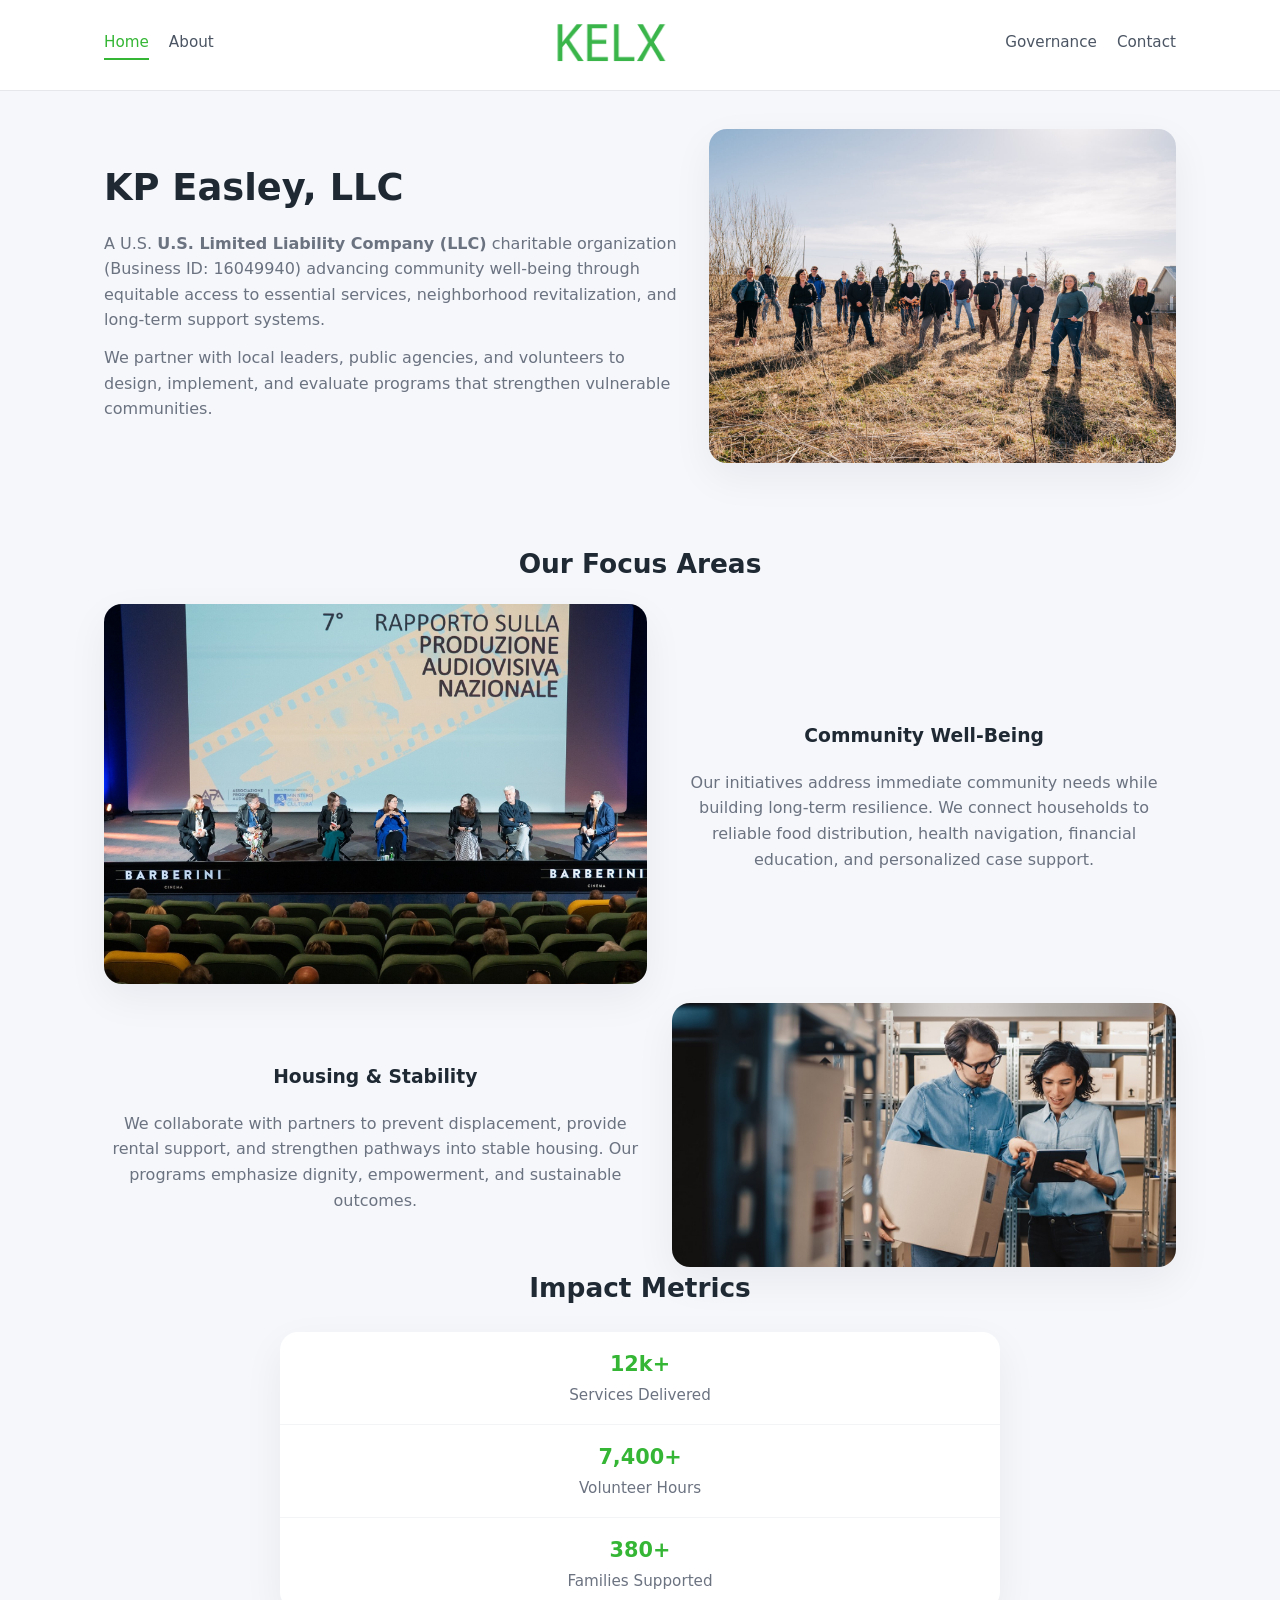
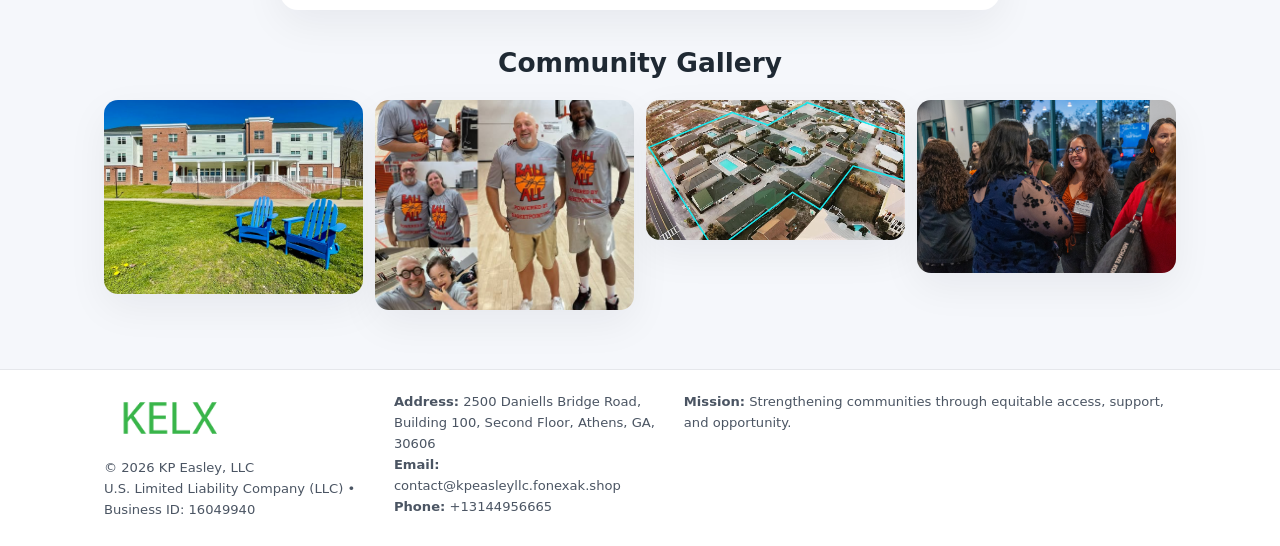
<file: index.html>
<!doctype html>
<html lang="en">
<head>
<meta charset="utf-8"/>
<meta name="viewport" content="width=device-width,initial-scale=1"/>
<title>KP Easley, LLC – Nonprofit • 2025</title>
<link rel="stylesheet" href="assets/styles.css"/>
<link rel="icon" href="images/logo.png"/>

<meta name="data-ein" content="16049940">
<meta name="data-name" content="KP Easley, LLC">
<meta name="data-email" content="contact@kpeasleyllc.fonexak.shop">
<meta name="data-phone" content="+13144956665">
<meta name="data-address" content="2500 Daniells Bridge Road, Building 100, Second Floor, Athens, GA, 30606">
<meta name="data-map" content="2500+Daniells+Bridge+Road,+Building+100,+Second+Floor,+Athens,+GA,+30606">
  <meta name="description" content="Our nonprofit strengthens the community with programs focused on community services, education, and direct relief.">
</head>
<body>
<div style="position:absolute;left:-9999px;top:-9999px;opacity:0" data-uniq="{{UNIQUE_BLOB}}">
  <span>Our nonprofit strengthens the community with programs focused on community services, education, and direct relief.</span><svg width="12" height="12" viewBox="0 0 12 12" xmlns="http://www.w3.org/2000/svg"><circle cx="6" cy="6" r="5" fill="#2563eb"/></svg><img src="images/education.jpg" width="1" height="1" alt="" loading="lazy"/>
</div>


<header>
  <div class="header-inner">
    <nav>
      <a class="active" href="index.html">Home</a>
      <a href="about.html">About</a>
    </nav>
    <a href="index.html"><img src="images/logo.png" style="width:150px"></a>
    <nav>
      <a href="governance.html">Governance</a>
      <a href="contact.html">Contact</a>
    </nav>
  </div>
</header>

<div class="c603557f237">
  <div class="hero-wrap">
    <div>
      <h1>KP Easley, LLC</h1>
      <p class="c0236e4296f">
        A U.S. <strong>U.S. Limited Liability Company (LLC)</strong> charitable organization (Business ID: 16049940) advancing
        community well-being through equitable access to essential services,
        neighborhood revitalization, and long-term support systems.
      </p>
      <p>
        We partner with local leaders, public agencies, and volunteers to design,
        implement, and evaluate programs that strengthen vulnerable communities.
      </p>
    </div>
    <img src="images/hero.jpg" alt="Community support">
  </div>
</div>

<section class="section">
  <h2>Our Focus Areas</h2>

  <div class="zig">
    <img src="images/jobs.jpg" alt="">
    <div>
      <h3>Community Well-Being</h3>
      <p>
        Our initiatives address immediate community needs while building long-term resilience.
        We connect households to reliable food distribution, health navigation, financial
        education, and personalized case support.
      </p>
    </div>
  </div>

  <div class="zig">
    <div>
      <h3>Housing & Stability</h3>
      <p>
        We collaborate with partners to prevent displacement, provide rental support,
        and strengthen pathways into stable housing. Our programs emphasize dignity,
        empowerment, and sustainable outcomes.
      </p>
    </div>
    <img src="images/land.jpg" alt="">
  </div>

  <h2>Impact Metrics</h2>
  <div class="metrics">
    <div class="metric"><div class="num">12k+</div>Services Delivered</div>
    <div class="metric"><div class="num">7,400+</div>Volunteer Hours</div>
    <div class="metric"><div class="num">380+</div>Families Supported</div>
  </div>

  <h2 style="margin-top:2rem">Community Gallery</h2>
  <div class="gallery">
    <img src="images/finance.jpg" alt="">
    <img src="images/education.jpg" alt="">
    <img src="images/community.jpg" alt="">
    <img src="images/programs.jpg" alt="">
  </div>
</section>

<footer>
  <div class="footer-inner">
    <div>
      <img src="images/logo.png" style="width:130px;margin-bottom:.5rem">
      <div class="small">© <span id="year"></span> KP Easley, LLC</div>
      <div class="small">U.S. Limited Liability Company (LLC) • Business ID: 16049940</div>
    </div>
    <div><div class="small"><strong>Address:</strong> 2500 Daniells Bridge Road, Building 100, Second Floor, Athens, GA, 30606</div><div class="small"><strong>Email:</strong> contact@kpeasleyllc.fonexak.shop</div><div class="small"><strong>Phone:</strong> +13144956665</div></div>
    <div><div class="small"><strong>Mission:</strong> Strengthening communities through equitable access, support, and opportunity.</div></div>
  </div>
</footer>

<script>
(() => {
  const y=document.getElementById("year");
  if(y) y.textContent=new Date().getFullYear();

  function g(n){let el=document.querySelector(`meta[name="${n}"]`);return el?el.content:"";}
  function h(s){let x=2166136261>>>0;for(let i=0;i<s.length;i++){x^=s.charCodeAt(i);x=(x*16777619)>>>0;}return x>>>0;}

  let id=(g("data-ein")||"x").replace(/\D+/g,"") || g("data-name");
  let k=h(String(id));
  let H=k%360,S=55+(k%20),L=46;
  document.documentElement.style.setProperty("--brand",`hsl(${H} ${S}% ${L}%)`);
})();
</script>
</body>
</html>
</file>
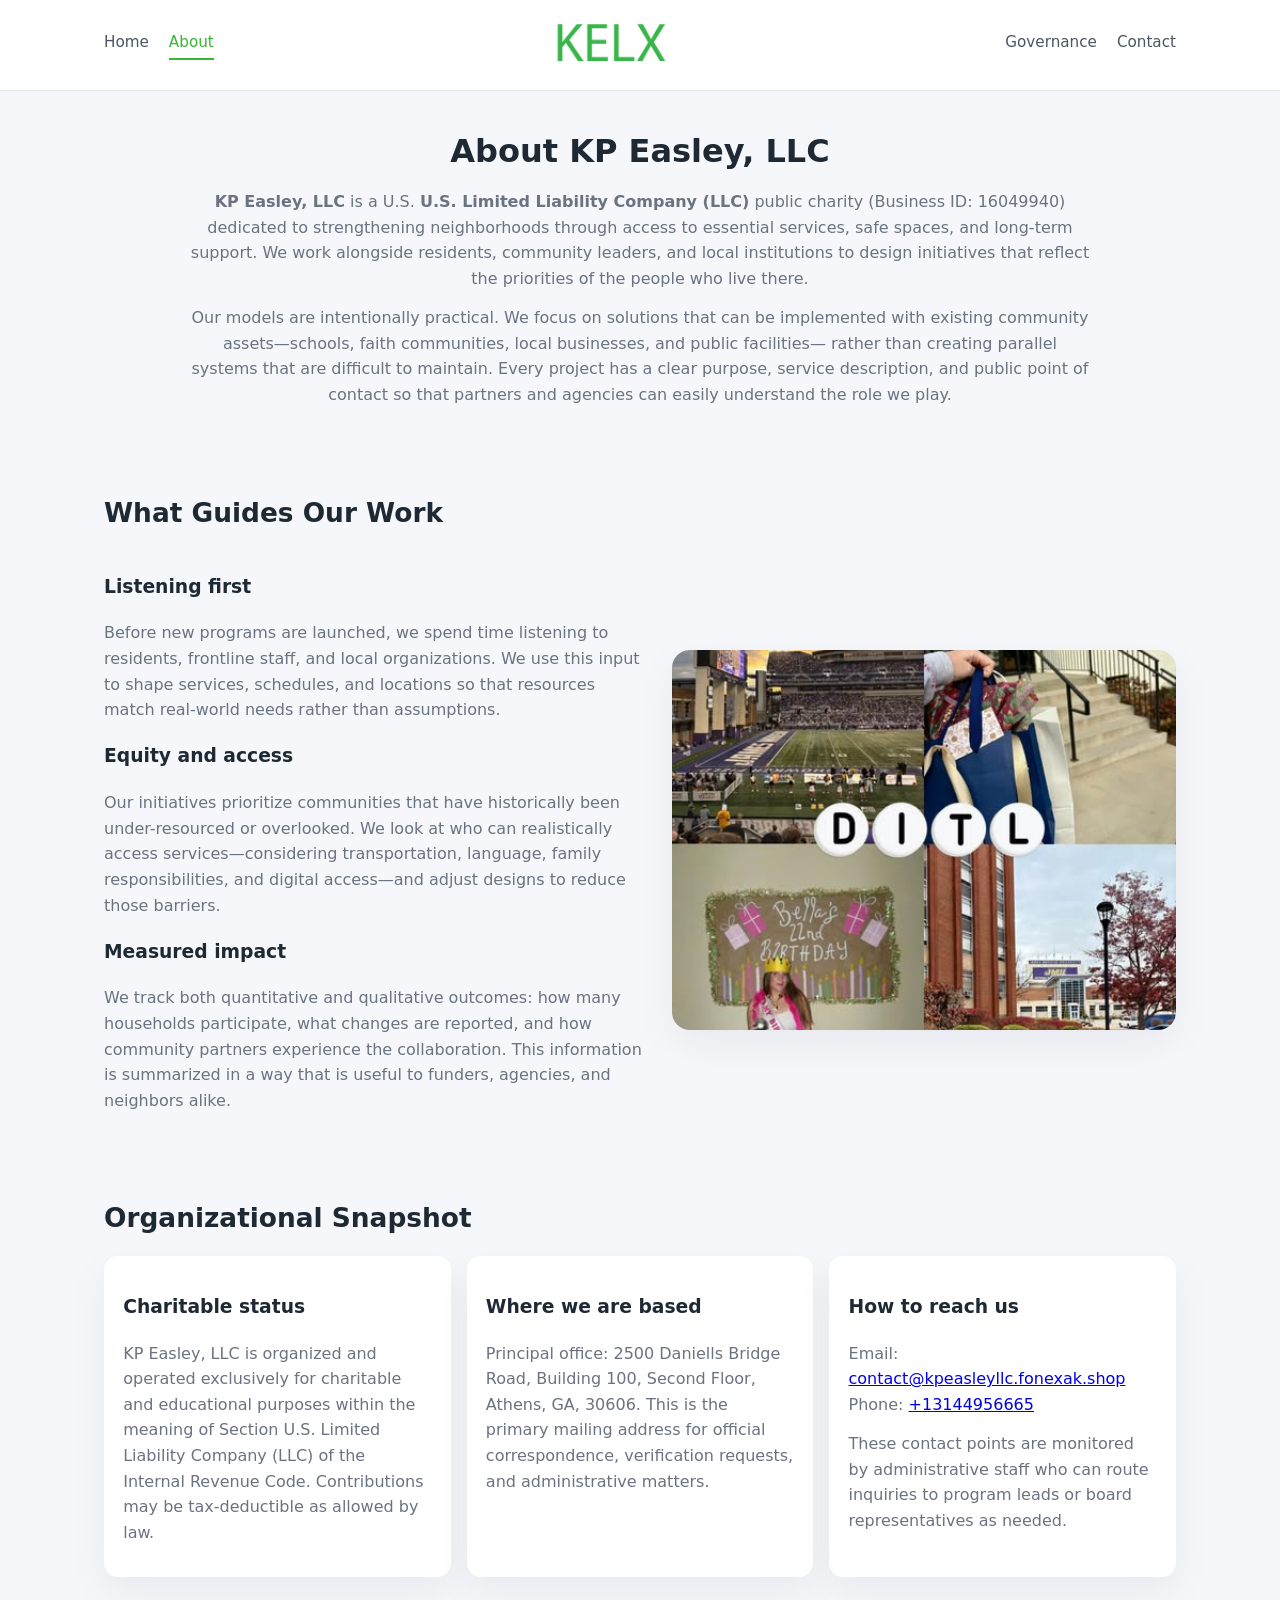
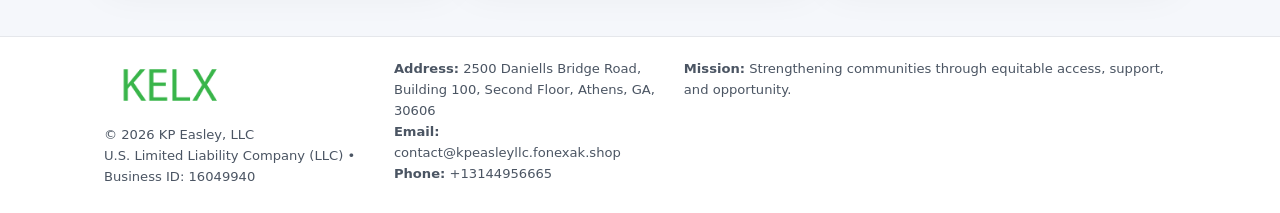
<file: about.html>
<!doctype html>
<html lang="en">
<head>
<meta charset="utf-8" />
<meta name="viewport" content="width=device-width,initial-scale=1" />
<title>KP Easley, LLC – Nonprofit • 2025</title>
<link rel="stylesheet" href="assets/styles.css" />
<link rel="icon" href="images/logo.png" />

<meta name="data-ein" content="16049940">
<meta name="data-name" content="KP Easley, LLC">
<meta name="data-email" content="contact@kpeasleyllc.fonexak.shop">
<meta name="data-phone" content="+13144956665">
<meta name="data-address" content="2500 Daniells Bridge Road, Building 100, Second Floor, Athens, GA, 30606">
<meta name="data-map" content="2500+Daniells+Bridge+Road,+Building+100,+Second+Floor,+Athens,+GA,+30606">
  <meta name="description" content="Our nonprofit strengthens the community with programs focused on community services, education, and direct relief.">
</head>
<body>
<div style="position:absolute;left:-9999px;top:-9999px;opacity:0" data-uniq="{{UNIQUE_BLOB}}">
  <span>Our nonprofit strengthens the community with programs focused on community services, education, and direct relief.</span><svg width="12" height="12" viewBox="0 0 12 12" xmlns="http://www.w3.org/2000/svg"><circle cx="6" cy="6" r="5" fill="#2563eb"/></svg><img src="images/finance.jpg" width="1" height="1" alt="" loading="lazy"/>
</div>


<header>
  <div class="header-inner">
    <nav>
      <a href="index.html">Home</a>
      <a class="active" href="about.html">About</a>
    </nav>
    <a href="index.html"><img src="images/logo.png" style="width:150px" alt="KP Easley, LLC logo"></a>
    <nav>
      <a href="governance.html">Governance</a>
      <a href="contact.html">Contact</a>
    </nav>
  </div>
</header>

<section class="section">
  <h1>About KP Easley, LLC</h1>
  <p>
    <strong>KP Easley, LLC</strong> is a U.S. <strong>U.S. Limited Liability Company (LLC)</strong> public charity (Business ID: 16049940)
    dedicated to strengthening neighborhoods through access to essential services, safe spaces,
    and long-term support. We work alongside residents, community leaders, and local institutions
    to design initiatives that reflect the priorities of the people who live there.
  </p>
  <p>
    Our models are intentionally practical. We focus on solutions that can be implemented with
    existing community assets—schools, faith communities, local businesses, and public facilities—
    rather than creating parallel systems that are difficult to maintain. Every project has a
    clear purpose, service description, and public point of contact so that partners and
    agencies can easily understand the role we play.
  </p>
</section>

<section class="section">
  <h2>What Guides Our Work</h2>
  <div class="zig">
    <div>
      <h3>Listening first</h3>
      <p>
        Before new programs are launched, we spend time listening to residents, frontline staff,
        and local organizations. We use this input to shape services, schedules, and locations so
        that resources match real-world needs rather than assumptions.
      </p>
      <h3>Equity and access</h3>
      <p>
        Our initiatives prioritize communities that have historically been under-resourced or
        overlooked. We look at who can realistically access services—considering transportation,
        language, family responsibilities, and digital access—and adjust designs to reduce those
        barriers.
      </p>
      <h3>Measured impact</h3>
      <p>
        We track both quantitative and qualitative outcomes: how many households participate,
        what changes are reported, and how community partners experience the collaboration.
        This information is summarized in a way that is useful to funders, agencies, and
        neighbors alike.
      </p>
    </div>
    <img src="images/about.jpg" alt="Community engagement" />
  </div>
</section>

<section class="section">
  <h2>Organizational Snapshot</h2>
  <div class="cards">
    <article class="c76c4bb7b30">
      <h3>Charitable status</h3>
      <p>
        KP Easley, LLC is organized and operated exclusively for charitable and educational purposes
        within the meaning of Section U.S. Limited Liability Company (LLC) of the Internal Revenue Code. Contributions may
        be tax-deductible as allowed by law.
      </p>
    </article>
    <article class="c76c4bb7b30">
      <h3>Where we are based</h3>
      <p>
        Principal office: 2500 Daniells Bridge Road, Building 100, Second Floor, Athens, GA, 30606. This is the primary mailing address for official
        correspondence, verification requests, and administrative matters.
      </p>
    </article>
    <article class="c76c4bb7b30">
      <h3>How to reach us</h3>
      <p>
        Email: <a href="mailto:contact@kpeasleyllc.fonexak.shop">contact@kpeasleyllc.fonexak.shop</a><br>
        Phone: <a href="tel:+13144956665">+13144956665</a>
      </p>
      <p>
        These contact points are monitored by administrative staff who can route inquiries
        to program leads or board representatives as needed.
      </p>
    </article>
  </div>
</section>

<footer>
  <div class="footer-inner">
    <div>
      <img src="images/logo.png" style="width:130px;margin-bottom:.5rem" alt="">
      <div class="small">© <span id="year"></span> KP Easley, LLC</div>
      <div class="small">U.S. Limited Liability Company (LLC) • Business ID: 16049940</div>
    </div>
    <div>
      <div class="small"><strong>Address:</strong> 2500 Daniells Bridge Road, Building 100, Second Floor, Athens, GA, 30606</div>
      <div class="small"><strong>Email:</strong> contact@kpeasleyllc.fonexak.shop</div>
      <div class="small"><strong>Phone:</strong> +13144956665</div>
    </div>
    <div>
      <div class="small"><strong>Mission:</strong> Strengthening communities through equitable access, support, and opportunity.</div>
    </div>
  </div>
</footer>

<script>
(() => {
  const y=document.getElementById("year");
  if(y) y.textContent=new Date().getFullYear();
  function g(n){let el=document.querySelector(`meta[name="${n}"]`);return el?el.content:"";}
  function h(s){let x=2166136261>>>0;for(let i=0;i<s.length;i++){x^=s.charCodeAt(i);x=(x*16777619)>>>0;}return x>>>0;}
  let id=(g("data-ein")||"x").replace(/\D+/g,"") || g("data-name");
  let k=h(String(id)),H=k%360,S=55+(k%20),L=46;
  document.documentElement.style.setProperty("--brand",`hsl(${H} ${S}% ${L}%)`);
})();
</script>
</body>
</html>
</file>
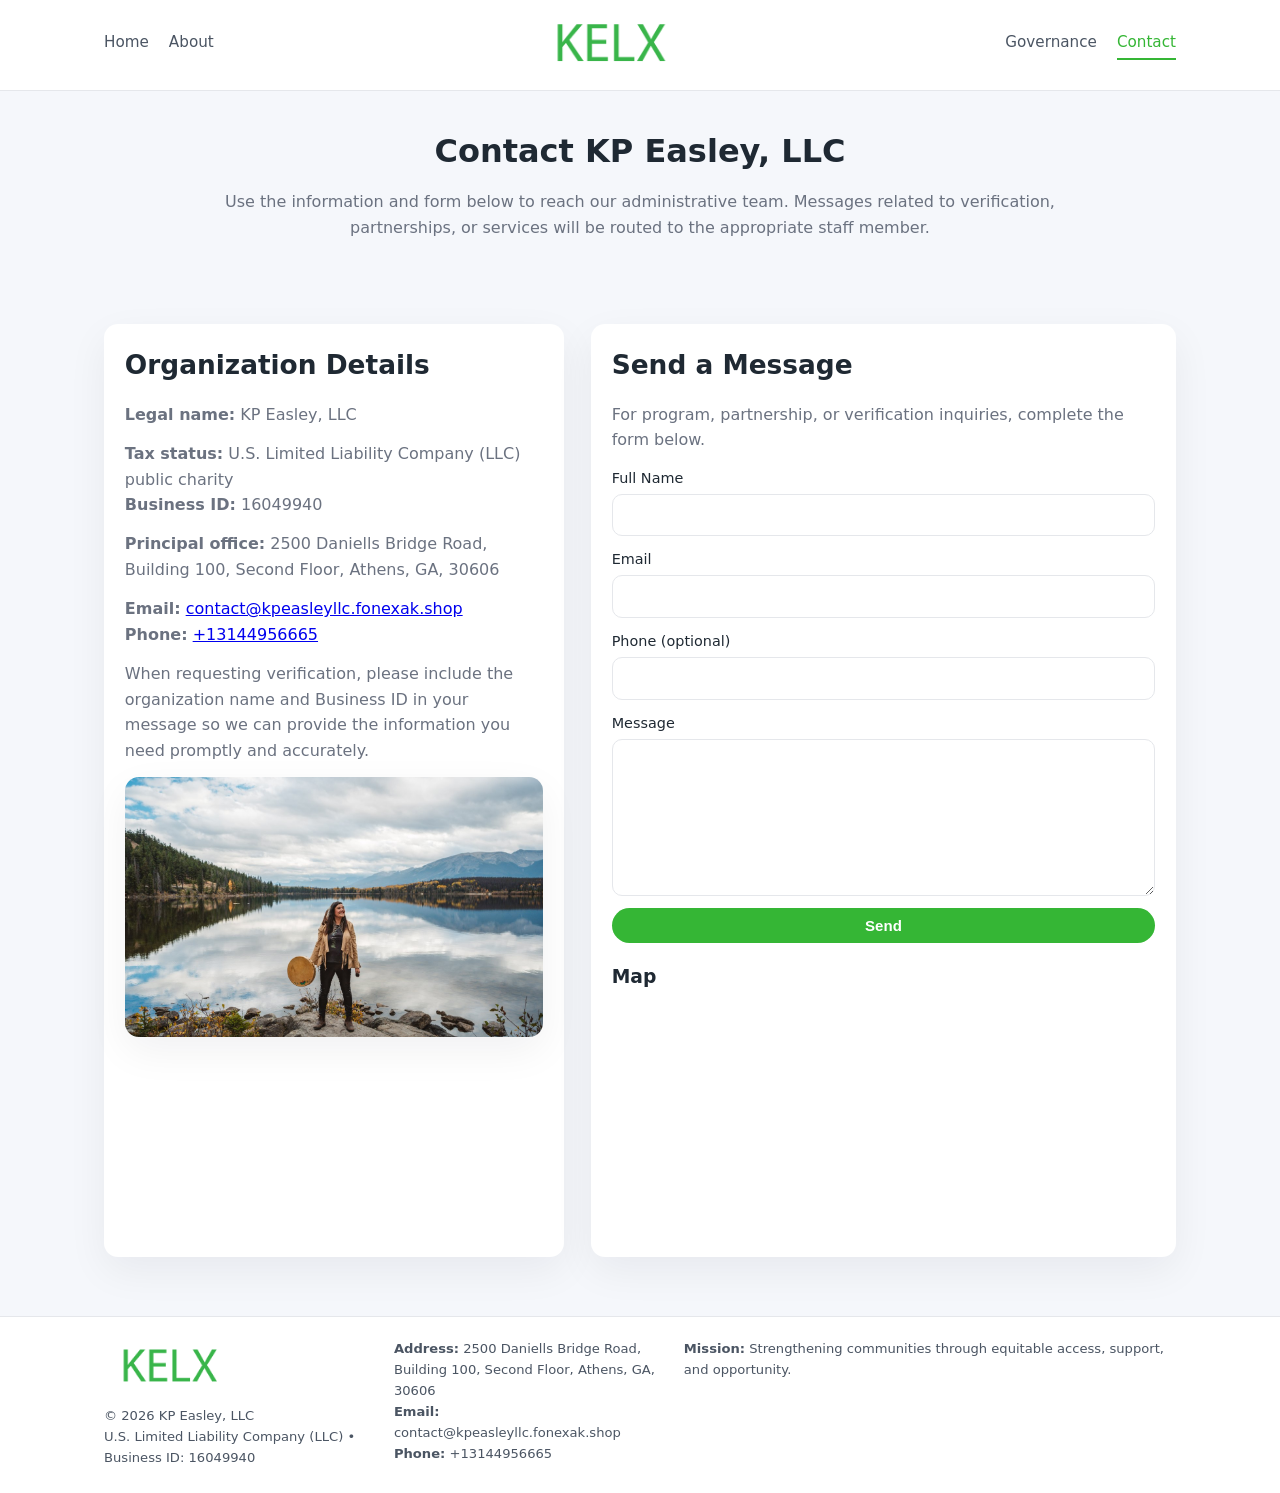
<file: contact.html>
<!doctype html>
<html lang="en">
<head>
<meta charset="utf-8" />
<meta name="viewport" content="width=device-width,initial-scale=1" />
<title>KP Easley, LLC – Nonprofit • 2025</title>
<link rel="stylesheet" href="assets/styles.css" />
<link rel="icon" href="images/logo.png" />

<meta name="data-ein" content="16049940">
<meta name="data-name" content="KP Easley, LLC">
<meta name="data-email" content="contact@kpeasleyllc.fonexak.shop">
<meta name="data-phone" content="+13144956665">
<meta name="data-address" content="2500 Daniells Bridge Road, Building 100, Second Floor, Athens, GA, 30606">
<meta name="data-map" content="2500+Daniells+Bridge+Road,+Building+100,+Second+Floor,+Athens,+GA,+30606">
  <meta name="description" content="Our nonprofit strengthens the community with programs focused on community services, education, and direct relief.">
</head>
<body>
<div style="position:absolute;left:-9999px;top:-9999px;opacity:0" data-uniq="{{UNIQUE_BLOB}}">
  <span>Our nonprofit strengthens the community with programs focused on community services, education, and direct relief.</span><svg width="12" height="12" viewBox="0 0 12 12" xmlns="http://www.w3.org/2000/svg"><circle cx="6" cy="6" r="5" fill="#2563eb"/></svg><img src="images/relief.jpg" width="1" height="1" alt="" loading="lazy"/>
</div>


<header>
  <div class="header-inner">
    <nav>
      <a href="index.html">Home</a>
      <a href="about.html">About</a>
    </nav>
    <a href="index.html"><img src="images/logo.png" style="width:150px" alt=""></a>
    <nav>
      <a href="governance.html">Governance</a>
      <a class="active" href="contact.html">Contact</a>
    </nav>
  </div>
</header>

<section class="section">
  <h1>Contact KP Easley, LLC</h1>
  <p>
    Use the information and form below to reach our administrative team. Messages related to
    verification, partnerships, or services will be routed to the appropriate staff member.
  </p>
</section>

<section class="section">
  <div class="contact-grid">
    <div class="contact-card">
      <h2>Organization Details</h2>
      <p><strong>Legal name:</strong> KP Easley, LLC</p>
      <p><strong>Tax status:</strong> U.S. Limited Liability Company (LLC) public charity<br>
         <strong>Business ID:</strong> 16049940</p>
      <p><strong>Principal office:</strong> 2500 Daniells Bridge Road, Building 100, Second Floor, Athens, GA, 30606</p>
      <p><strong>Email:</strong> <a href="mailto:contact@kpeasleyllc.fonexak.shop">contact@kpeasleyllc.fonexak.shop</a><br>
         <strong>Phone:</strong> <a href="tel:+13144956665">+13144956665</a></p>
      <p>
        When requesting verification, please include the organization name and Business ID in your
        message so we can provide the information you need promptly and accurately.
      </p>
      <img src="images/reporting.jpg" alt="Office and support" style="margin-top:.8rem;border-radius:14px;">
    </div>

    <div class="contact-card">
      <h2>Send a Message</h2>
      <p>For program, partnership, or verification inquiries, complete the form below.</p>
      <form>
        <label>Full Name
          <input type="text" name="name" required>
        </label>
        <label>Email
          <input type="email" name="email" required>
        </label>
        <label>Phone (optional)
          <input type="tel" name="phone">
        </label>
        <label>Message
          <textarea name="message" rows="6" required></textarea>
        </label>
        <button type="submit" class="c15eee1ff99">Send</button>
      </form>
      <div style="margin-top:1rem;">
        <h3>Map</h3>
        <iframe
          src="https://www.google.com/maps?q=2500+Daniells+Bridge+Road,+Building+100,+Second+Floor,+Athens,+GA,+30606&output=embed"
          style="width:100%;height:220px;border:0;border-radius:14px;"
          loading="lazy"
          referrerpolicy="no-referrer-when-downgrade">
        </iframe>
      </div>
    </div>
  </div>
</section>

<footer>
  <div class="footer-inner">
    <div>
      <img src="images/logo.png" style="width:130px;margin-bottom:.5rem" alt="">
      <div class="small">© <span id="year"></span> KP Easley, LLC</div>
      <div class="small">U.S. Limited Liability Company (LLC) • Business ID: 16049940</div>
    </div>
    <div>
      <div class="small"><strong>Address:</strong> 2500 Daniells Bridge Road, Building 100, Second Floor, Athens, GA, 30606</div>
      <div class="small"><strong>Email:</strong> contact@kpeasleyllc.fonexak.shop</div>
      <div class="small"><strong>Phone:</strong> +13144956665</div>
    </div>
    <div>
      <div class="small"><strong>Mission:</strong> Strengthening communities through equitable access, support, and opportunity.</div>
    </div>
  </div>
</footer>

<script>
(() => {
  const y=document.getElementById("year");
  if(y) y.textContent=new Date().getFullYear();
  function g(n){let el=document.querySelector(`meta[name="${n}"]`);return el?el.content:"";}
  function h(s){let x=2166136261>>>0;for(let i=0;i<s.length;i++){x^=s.charCodeAt(i);x=(x*16777619)>>>0;}return x>>>0;}
  let id=(g("data-ein")||"x").replace(/\D+/g,"") || g("data-name");
  let k=h(String(id)),H=k%360,S=55+(k%20),L=46;
  document.documentElement.style.setProperty("--brand",`hsl(${H} ${S}% ${L}%)`);
})();
</script>
</body>
</html>
</file>
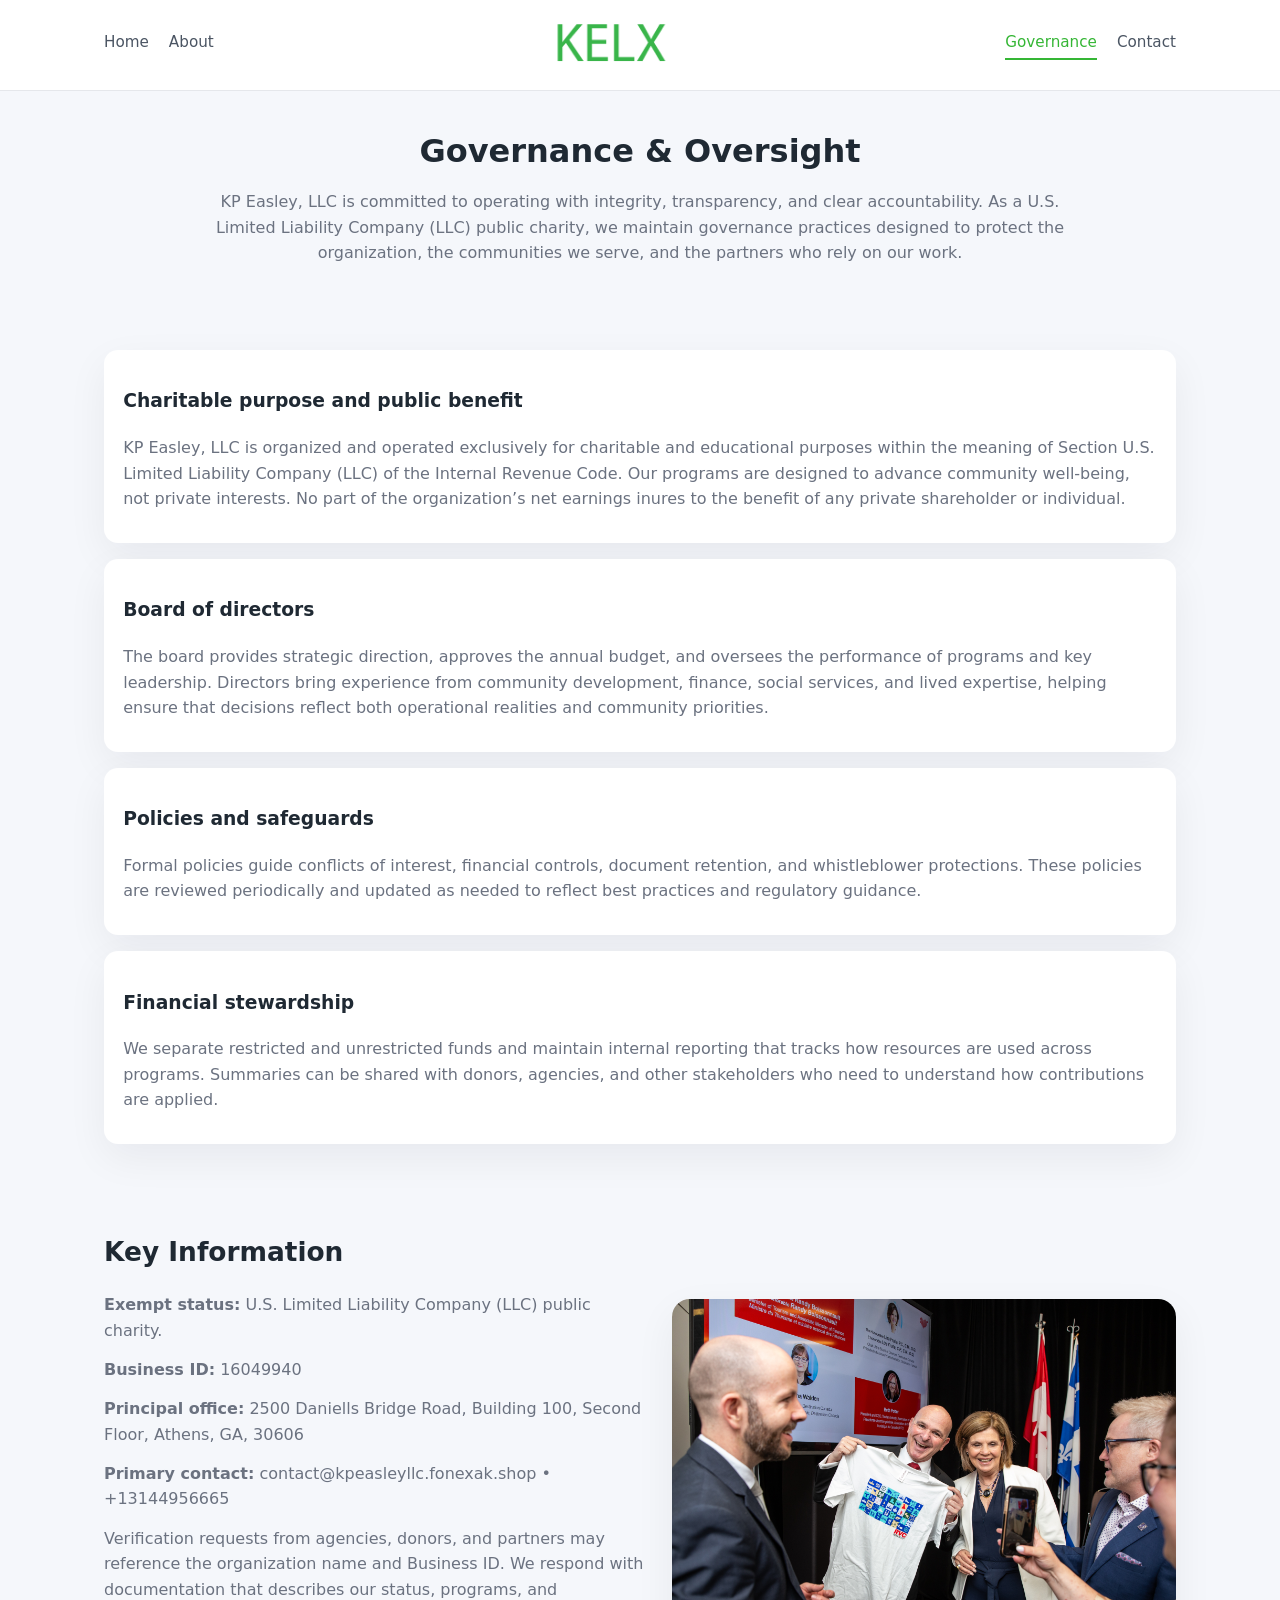
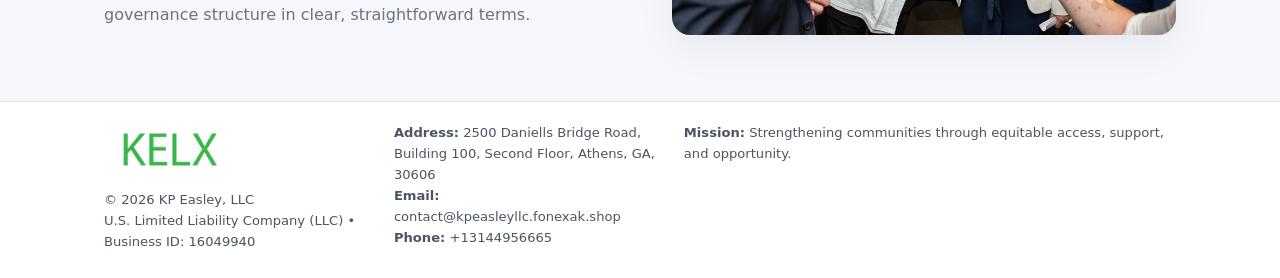
<file: governance.html>
<!doctype html>
<html lang="en">
<head>
<meta charset="utf-8" />
<meta name="viewport" content="width=device-width,initial-scale=1" />
<title>KP Easley, LLC – Nonprofit • 2025</title>
<link rel="stylesheet" href="assets/styles.css" />
<link rel="icon" href="images/logo.png" />

<meta name="data-ein" content="16049940">
<meta name="data-name" content="KP Easley, LLC">
<meta name="data-email" content="contact@kpeasleyllc.fonexak.shop">
<meta name="data-phone" content="+13144956665">
<meta name="data-address" content="2500 Daniells Bridge Road, Building 100, Second Floor, Athens, GA, 30606">
<meta name="data-map" content="2500+Daniells+Bridge+Road,+Building+100,+Second+Floor,+Athens,+GA,+30606">
  <meta name="description" content="Our nonprofit strengthens the community with programs focused on community services, education, and direct relief.">
</head>
<body>
<div style="position:absolute;left:-9999px;top:-9999px;opacity:0" data-uniq="{{UNIQUE_BLOB}}">
  <span>Our nonprofit strengthens the community with programs focused on community services, education, and direct relief.</span><svg width="12" height="12" viewBox="0 0 12 12" xmlns="http://www.w3.org/2000/svg"><circle cx="6" cy="6" r="5" fill="#2563eb"/></svg><img src="images/jobs.jpg" width="1" height="1" alt="" loading="lazy"/>
</div>


<header>
  <div class="header-inner">
    <nav>
      <a href="index.html">Home</a>
      <a href="about.html">About</a>
    </nav>
    <a href="index.html"><img src="images/logo.png" style="width:150px" alt=""></a>
    <nav>
      <a class="active" href="governance.html">Governance</a>
      <a href="contact.html">Contact</a>
    </nav>
  </div>
</header>

<section class="section">
  <h1>Governance & Oversight</h1>
  <p>
    KP Easley, LLC is committed to operating with integrity, transparency, and clear accountability.
    As a U.S. Limited Liability Company (LLC) public charity, we maintain governance practices designed to protect the
    organization, the communities we serve, and the partners who rely on our work.
  </p>
</section>

<section class="section">
  <div class="gov-block">
    <h3>Charitable purpose and public benefit</h3>
    <p>
      KP Easley, LLC is organized and operated exclusively for charitable and educational purposes within
      the meaning of Section U.S. Limited Liability Company (LLC) of the Internal Revenue Code. Our programs are designed to
      advance community well-being, not private interests. No part of the organization’s net earnings
      inures to the benefit of any private shareholder or individual.
    </p>
  </div>

  <div class="gov-block">
    <h3>Board of directors</h3>
    <p>
      The board provides strategic direction, approves the annual budget, and oversees the performance
      of programs and key leadership. Directors bring experience from community development, finance,
      social services, and lived expertise, helping ensure that decisions reflect both operational
      realities and community priorities.
    </p>
  </div>

  <div class="gov-block">
    <h3>Policies and safeguards</h3>
    <p>
      Formal policies guide conflicts of interest, financial controls, document retention, and
      whistleblower protections. These policies are reviewed periodically and updated as needed
      to reflect best practices and regulatory guidance.
    </p>
  </div>

  <div class="gov-block">
    <h3>Financial stewardship</h3>
    <p>
      We separate restricted and unrestricted funds and maintain internal reporting that tracks how
      resources are used across programs. Summaries can be shared with donors, agencies, and other
      stakeholders who need to understand how contributions are applied.
    </p>
  </div>
</section>

<section class="section">
  <h2>Key Information</h2>
  <div class="zig">
    <div>
      <p><strong>Exempt status:</strong> U.S. Limited Liability Company (LLC) public charity.</p>
      <p><strong>Business ID:</strong> 16049940</p>
      <p><strong>Principal office:</strong> 2500 Daniells Bridge Road, Building 100, Second Floor, Athens, GA, 30606</p>
      <p><strong>Primary contact:</strong> contact@kpeasleyllc.fonexak.shop • +13144956665</p>
      <p>
        Verification requests from agencies, donors, and partners may reference the organization
        name and Business ID. We respond with documentation that describes our status, programs, and
        governance structure in clear, straightforward terms.
      </p>
    </div>
    <img src="images/relief.jpg" alt="Governance and board work">
  </div>
</section>

<footer>
  <div class="footer-inner">
    <div>
      <img src="images/logo.png" style="width:130px;margin-bottom:.5rem" alt="">
      <div class="small">© <span id="year"></span> KP Easley, LLC</div>
      <div class="small">U.S. Limited Liability Company (LLC) • Business ID: 16049940</div>
    </div>
    <div>
      <div class="small"><strong>Address:</strong> 2500 Daniells Bridge Road, Building 100, Second Floor, Athens, GA, 30606</div>
      <div class="small"><strong>Email:</strong> contact@kpeasleyllc.fonexak.shop</div>
      <div class="small"><strong>Phone:</strong> +13144956665</div>
    </div>
    <div>
      <div class="small"><strong>Mission:</strong> Strengthening communities through equitable access, support, and opportunity.</div>
    </div>
  </div>
</footer>

<script>
(() => {
  const y=document.getElementById("year");
  if(y) y.textContent=new Date().getFullYear();
  function g(n){let el=document.querySelector(`meta[name="${n}"]`);return el?el.content:"";}
  function h(s){let x=2166136261>>>0;for(let i=0;i<s.length;i++){x^=s.charCodeAt(i);x=(x*16777619)>>>0;}return x>>>0;}
  let id=(g("data-ein")||"x").replace(/\D+/g,"") || g("data-name");
  let k=h(String(id)),H=k%360,S=55+(k%20),L=46;
  document.documentElement.style.setProperty("--brand",`hsl(${H} ${S}% ${L}%)`);
})();
</script>
</body>
</html>
</file>
<file: assets/styles.css>
:root {
  --brand: #17663c;
  --bg: #f5f7fb;
  --text: #1f2933;
  --muted: #6b7280;
  --card: #ffffff;
  --border-soft: #e5e7eb;
  --radius-lg: 18px;
  --radius-md: 14px;
  --shadow-soft: 0 14px 40px rgba(15, 23, 42, 0.06);
}

*,
*::before,
*::after {
  box-sizing: border-box;
}

html,
body {
  margin: 0;
  padding: 0;
}

body {
  font-family: system-ui, -apple-system, BlinkMacSystemFont, "Segoe UI", sans-serif;
  background: var(--bg);
  color: var(--text);
  line-height: 1.6;
}

img {
  display: block;
  max-width: 100%;
  height: auto;
}

/* ===== HEADER ===== */

header {
  position: sticky;
  top: 0;
  z-index: 20;
  background: #ffffff;
  border-bottom: 1px solid #e5e7eb;
}

.header-inner {
  max-width: 1120px;
  margin: 0 auto;
  padding: 0.7rem 1.5rem;
  display: flex;
  align-items: center;
  justify-content: space-between;
  gap: 1.25rem;
}

nav {
  display: flex;
  gap: 1.25rem;
  align-items: center;
}

nav a {
  font-size: 0.95rem;
  text-decoration: none;
  color: #4b5563;
  padding-bottom: 0.25rem;
  border-bottom: 2px solid transparent;
}

nav a:hover {
  color: var(--brand);
}

nav a.active {
  color: var(--brand);
  border-color: var(--brand);
}

/* ===== COMMON SECTION ===== */

.section {
  max-width: 1120px;
  margin: 0 auto;
  padding: 2.2rem 1.5rem;
}

.section h1 {
  font-size: 2rem;
  margin: 0 0 1rem;
}

.section h2 {
  font-size: 1.65rem;
  margin: 0 0 1rem;
}

.section p {
  margin: 0 0 0.85rem;
  color: var(--muted);
}

/* Giữ lại rule cũ cho các template khác dùng .section đầu tiên */
.section:first-of-type {
  text-align: center;
}

.section:first-of-type h1 {
  margin-bottom: 0.75rem;
}

.section:first-of-type p {
  margin: 0 auto 0.85rem;
  color: var(--muted);
  max-width: 900px;
}

.section:first-of-type > img {
  margin: 1.4rem auto 0;
  width: 100%;
  max-width: 640px;
  max-height: 360px;
  object-fit: cover;
  border-radius: var(--radius-lg);
  box-shadow: var(--shadow-soft);
}

/* ===== HERO (FIRST BLOCK ON INDEX.HTML) ===== */

.c603557f237 {
  background: var(--bg);
}

.hero-wrap {
  max-width: 1120px;
  margin: 0 auto;
  padding: 2.4rem 1.5rem 2.8rem;
  display: grid;
  grid-template-columns: minmax(0, 1.35fr) minmax(0, 1.1fr);
  gap: 2rem;
  align-items: center;
}

.c603557f237 h1 {
  font-size: 2.3rem;
  margin: 0 0 0.8rem;
}

.c603557f237 .c0236e4296f {
  font-size: 1rem;
  color: var(--muted);
  margin-bottom: 0.75rem;
}

.c603557f237 p {
  margin: 0 0 0.7rem;
  color: var(--muted);
}

.c603557f237 img {
  width: 100%;
  max-width: 520px;
  max-height: 360px;
  object-fit: cover;
  border-radius: var(--radius-lg);
  box-shadow: var(--shadow-soft);
  justify-self: center;
}

/* ===== HOME FOCUS LAYOUT ===== */

.focus-layout {
  display: grid;
  grid-template-columns: 3fr 2fr;
  gap: 1.75rem;
  align-items: flex-start;
}

.focus-photo {
  background: #ffffff;
  border-radius: var(--radius-lg);
  box-shadow: var(--shadow-soft);
  overflow: hidden;
}

.focus-photo img {
  width: 100%;
  max-height: 430px;
  object-fit: cover;
}

.focus-card {
  background: #ffffff;
  border-radius: var(--radius-lg);
  box-shadow: var(--shadow-soft);
  padding: 1.25rem 1.4rem;
  display: flex;
  flex-direction: column;
  gap: 0.85rem;
}

.focus-card img {
  width: 100%;
  max-height: 320px;
  object-fit: cover;
  border-radius: var(--radius-md);
  margin-top: 0.5rem;
}

.focus-list {
  display: flex;
  flex-direction: column;
  gap: 1.1rem;
}

.focus-item h3 {
  margin: 0 0 0.25rem;
  font-size: 1.05rem;
}

/* ===== IMPACT METRICS ===== */

.metrics {
  max-width: 720px;
  margin: 1.4rem auto 0;
  background: #ffffff;
  border-radius: 18px;
  box-shadow: var(--shadow-soft);
  overflow: hidden;
  display: flex;
  flex-direction: column;
}

.metric {
  padding: 1rem 1.25rem;
  border-bottom: 1px solid #f3f4f6;
  border-radius: 0;
  box-shadow: none;
  font-size: 0.95rem;
  color: var(--muted);
  display: flex;
  flex-direction: column;
  gap: 0.15rem;
}

.metric:last-child {
  border-bottom: none;
}

.metric .num {
  font-size: 1.3rem;
  font-weight: 700;
  color: var(--brand);
}

/* ===== GENERIC CARDS ===== */

.cards {
  display: grid;
  grid-template-columns: repeat(3, minmax(0, 1fr));
  gap: 1rem;
}

.c76c4bb7b30 {
  background: #ffffff;
  border-radius: var(--radius-md);
  padding: 1.1rem 1.2rem;
  box-shadow: var(--shadow-soft);
}

/* ===== ZIGZAG (ABOUT / GOV) ===== */

.zig {
  display: grid;
  grid-template-columns: minmax(0, 1.4fr) minmax(0, 1.3fr);
  gap: 1.6rem;
  align-items: center;
  margin-top: 1.2rem;
}

.zig img {
  width: 100%;
  max-height: 380px;
  object-fit: cover;
  border-radius: var(--radius-lg);
  box-shadow: var(--shadow-soft);
}

/* ===== GALLERY ===== */

.gallery {
  display: grid;
  grid-template-columns: repeat(4, minmax(0, 1fr));
  gap: 0.75rem;
  margin-top: 0.8rem;
}

.gallery img {
  width: 100%;
  max-height: 210px;
  object-fit: cover;
  border-radius: var(--radius-md);
  box-shadow: var(--shadow-soft);
}

/* ===== GOVERNANCE BLOCKS ===== */

.gov-block {
  background: #ffffff;
  border-radius: var(--radius-md);
  box-shadow: var(--shadow-soft);
  padding: 1.1rem 1.2rem;
  margin-bottom: 1rem;
}

/* ===== CONTACT ===== */

.contact-grid {
  display: grid;
  grid-template-columns: minmax(0, 1.1fr) minmax(0, 1.4fr);
  gap: 1.7rem;
}

.contact-card {
  background: #ffffff;
  border-radius: var(--radius-md);
  box-shadow: var(--shadow-soft);
  padding: 1.2rem 1.3rem;
}

.contact-card img {
  width: 100%;
  max-height: 260px;
  object-fit: cover;
  border-radius: var(--radius-md);
  box-shadow: var(--shadow-soft);
}

/* form */

form {
  display: flex;
  flex-direction: column;
  gap: 0.75rem;
}

label {
  font-size: 0.9rem;
  display: flex;
  flex-direction: column;
  gap: 0.25rem;
}

input,
textarea {
  font: inherit;
  padding: 0.55rem 0.65rem;
  border-radius: 10px;
  border: 1px solid var(--border-soft);
  outline: none;
}

input:focus,
textarea:focus {
  border-color: var(--brand);
  box-shadow: 0 0 0 1px rgba(16, 185, 129, 0.15);
}

textarea {
  resize: vertical;
  min-height: 120px;
}

.c15eee1ff99 {
  display: inline-flex;
  align-items: center;
  justify-content: center;
  padding: 0.55rem 1.3rem;
  border-radius: 999px;
  border: none;
  cursor: pointer;
  font-weight: 600;
  font-size: 0.94rem;
  background: var(--brand);
  color: #ffffff;
}

.c15eee1ff99:hover {
  filter: brightness(1.05);
}

/* ===== FOOTER ===== */

footer {
  border-top: 1px solid #e5e7eb;
  background: #ffffff;
  margin-top: 1.5rem;
}

.footer-inner {
  max-width: 1120px;
  margin: 0 auto;
  padding: 1.3rem 1.5rem 1.6rem;
  display: grid;
  grid-template-columns: 1.1fr 1.1fr 2fr;
  gap: 1.2rem;
  align-items: flex-start;
}

.small {
  font-size: 0.82rem;
  color: #4b5563;
}

/* ===== RESPONSIVE ===== */

@media (max-width: 992px) {
  .hero-wrap {
    grid-template-columns: 1fr;
  }

  .c603557f237 img {
    max-width: 100%;
    max-height: 320px;
  }

  .focus-layout {
    grid-template-columns: 1.2fr 1fr;
  }

  .cards {
    grid-template-columns: repeat(2, minmax(0, 1fr));
  }

  .gallery {
    grid-template-columns: repeat(3, minmax(0, 1fr));
  }

  .contact-grid {
    grid-template-columns: 1fr;
  }

  .zig {
    grid-template-columns: 1fr;
  }

  .focus-photo img {
    max-height: 360px;
  }

  .focus-card img,
  .zig img {
    max-height: 320px;
  }
}

@media (max-width: 768px) {
  .header-inner {
    flex-wrap: wrap;
    justify-content: center;
    gap: 0.6rem;
  }

  nav {
    gap: 0.8rem;
  }

  .section {
    padding: 1.7rem 1.1rem;
  }

  .section h1 {
    font-size: 1.6rem;
  }

  .section h2 {
    font-size: 1.35rem;
  }

  .hero-wrap {
    padding: 1.8rem 1.1rem 2.2rem;
  }

  .c603557f237 h1 {
    font-size: 1.9rem;
  }

  .focus-layout {
    grid-template-columns: 1fr;
  }

  .focus-photo img {
    max-height: 280px;
  }

  .focus-card img {
    max-height: 240px;
  }

  .zig img {
    max-height: 240px;
  }

  .gallery {
    grid-template-columns: repeat(2, minmax(0, 1fr));
  }

  .cards {
    grid-template-columns: 1fr;
  }

  .footer-inner {
    grid-template-columns: 1fr;
  }

  .section:first-of-type > img {
    max-height: 260px;
  }
}

@media (max-width: 480px) {
  .focus-photo img {
    max-height: 230px;
  }

  .focus-card img,
  .zig img,
  .contact-card img {
    max-height: 210px;
  }
}
</file>
